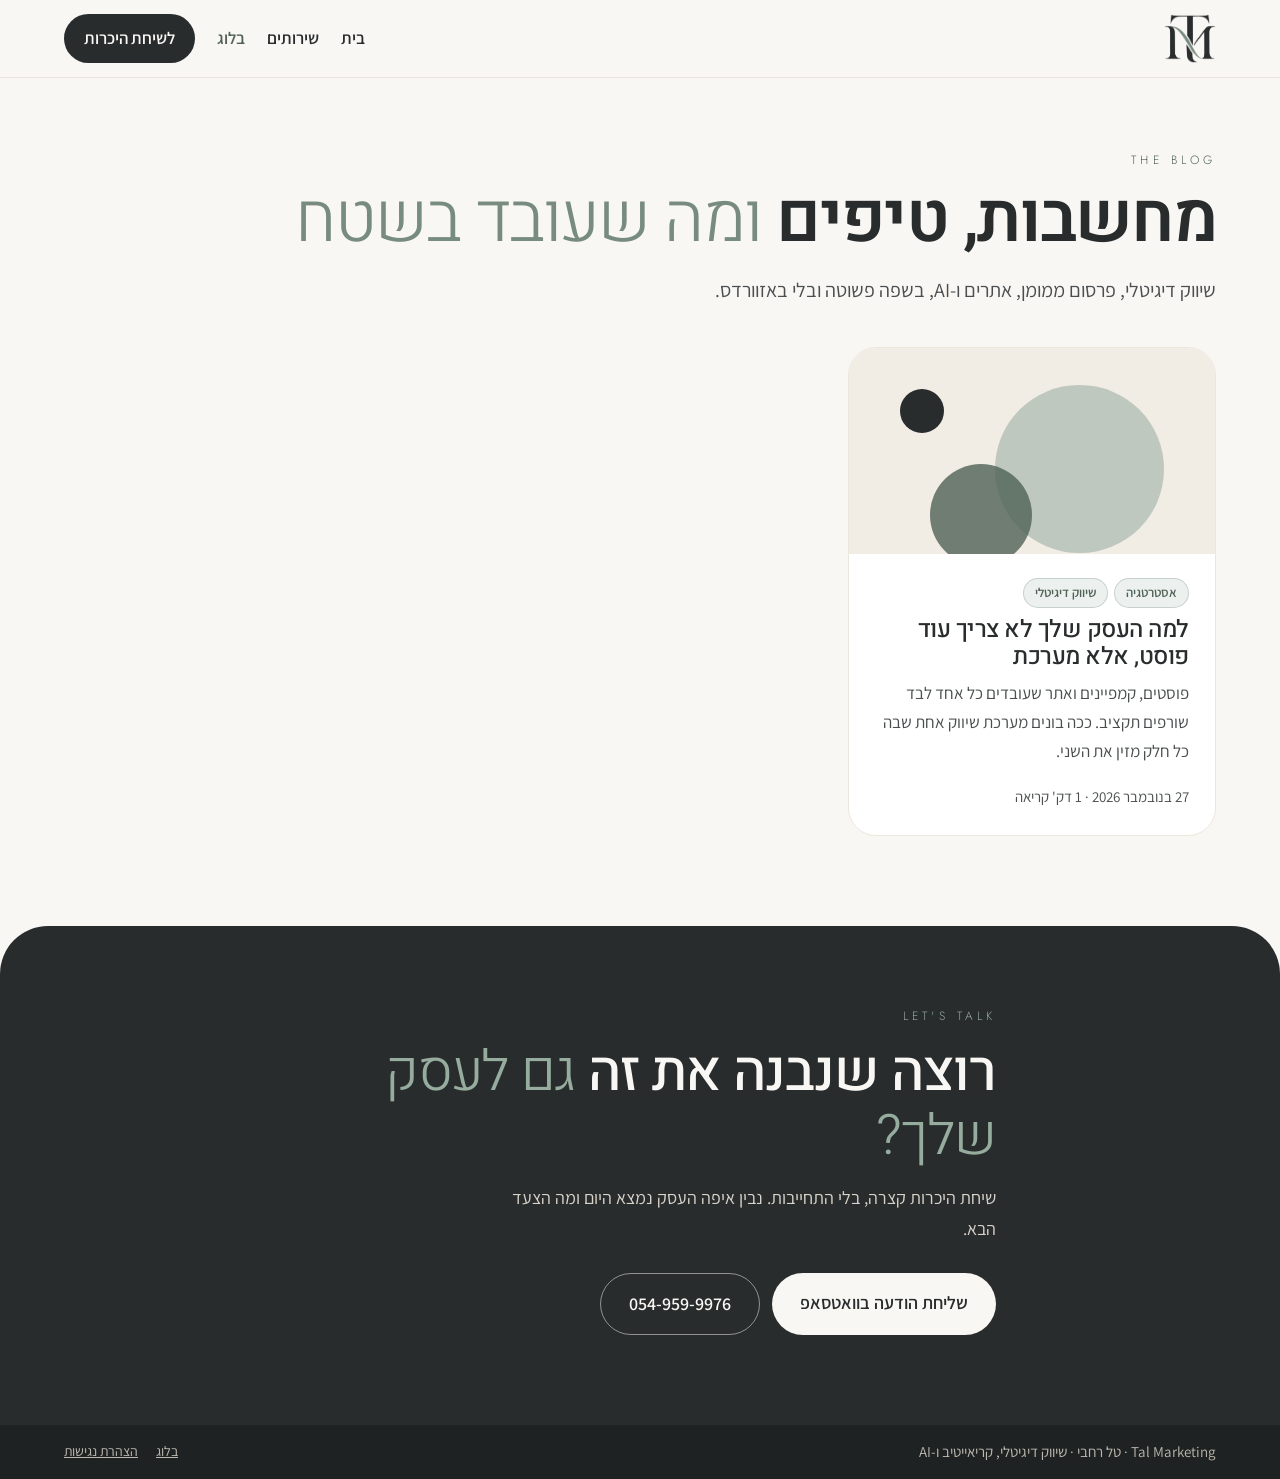
<file: blog/index.html>
<!doctype html>
<html lang="he" dir="rtl">
<head>
<meta charset="utf-8">
<meta name="viewport" content="width=device-width, initial-scale=1">
<title>בלוג | Tal Marketing – טל רחבי</title>
<meta name="description" content="מאמרים וטיפים על שיווק דיגיטלי, פרסום ממומן, אתרים, קריאייטיב ו-AI לעסקים – מטל רחבי.">
<link rel="canonical" href="https://talmarketing.co.il/blog">
<meta name="theme-color" content="#F9F7F3">
<meta property="og:type" content="website">
<meta property="og:locale" content="he_IL">
<meta property="og:title" content="בלוג | Tal Marketing – טל רחבי">
<meta property="og:description" content="מאמרים וטיפים על שיווק דיגיטלי, פרסום ממומן, אתרים, קריאייטיב ו-AI לעסקים – מטל רחבי.">
<meta property="og:url" content="https://talmarketing.co.il/blog">
<meta property="og:image" content="https://talmarketing.co.il/assets/og-image.png">
<meta name="twitter:card" content="summary_large_image">
<link rel="icon" type="image/png" href="/assets/logo.png">
<link rel="preconnect" href="https://fonts.googleapis.com">
<link rel="preconnect" href="https://fonts.gstatic.com" crossorigin>
<link href="https://fonts.googleapis.com/css2?family=Assistant:wght@400;600;700&amp;family=Heebo:wght@300;500;600&amp;family=Jost:wght@300&amp;display=swap" rel="stylesheet">
<link rel="stylesheet" href="/blog.css">
<script src="/analytics.js" async></script>
<link rel="alternate" type="application/rss+xml" title="בלוג Tal Marketing" href="/blog/rss.xml">
</head>
<body>
<a class="skip-link" href="#main">דילוג לתוכן הראשי</a>
<header class="b-header">
<div class="b-bar">
<a href="/" class="b-logo" aria-label="Tal Marketing – לעמוד הבית"><img src="/assets/logo.png" alt="" width="52"></a>
<nav aria-label="ניווט ראשי" class="b-nav">
<a href="/">בית</a>
<a href="/#services">שירותים</a>
<a href="/blog" aria-current="page">בלוג</a>
<a class="b-cta" href="https://wa.me/972549599976">לשיחת היכרות</a>
</nav>
</div>
</header>
<main id="main" tabindex="-1">
<section class="b-hero b-wrap-wide">
<span class="b-eyebrow" dir="ltr">THE BLOG</span>
<h1>מחשבות, טיפים <span>ומה שעובד בשטח</span></h1>
<p>שיווק דיגיטלי, פרסום ממומן, אתרים ו-AI, בשפה פשוטה ובלי באזוורדס.</p>
</section>
<section class="b-wrap-wide" aria-label="פוסטים">
<div class="b-grid"><article class="b-card">
<a href="/blog/system-not-another-post" class="b-card-link">
<div class="b-card-art" aria-hidden="true"><span></span><span></span><span></span></div>
<div class="b-card-body">
<div class="b-tags"><span>אסטרטגיה</span><span>שיווק דיגיטלי</span></div>
<h2>למה העסק שלך לא צריך עוד פוסט, אלא מערכת</h2>
<p>פוסטים, קמפיינים ואתר שעובדים כל אחד לבד שורפים תקציב. ככה בונים מערכת שיווק אחת שבה כל חלק מזין את השני.</p>
<span class="b-meta"><time datetime="2026-11-27">27 בנובמבר 2026</time> · 1 דק' קריאה</span>
</div>
</a>
</article></div>
</section>
<section class="b-contact" aria-labelledby="b-contact-h">
<div class="b-wrap">
<span class="b-eyebrow" dir="ltr">LET'S TALK</span>
<h2 id="b-contact-h">רוצה שנבנה את זה <span>גם לעסק שלך?</span></h2>
<p>שיחת היכרות קצרה, בלי התחייבות. נבין איפה העסק נמצא היום ומה הצעד הבא.</p>
<div class="b-actions">
<a class="b-btn" href="https://wa.me/972549599976">שליחת הודעה בוואטסאפ</a>
<a class="b-btn b-btn-ghost" href="tel:0549599976"><span dir="ltr">054-959-9976</span></a>
</div>
</div>
</section>
</main>
<footer class="b-footer">
<div class="b-bar">
<span><span dir="ltr">Tal Marketing</span> · טל רחבי · שיווק דיגיטלי, קריאייטיב ו-AI</span>
<span class="b-foot-links"><a href="/blog">בלוג</a><a href="/accessibility">הצהרת נגישות</a></span>
</div>
</footer>
</body>
</html>
</file>
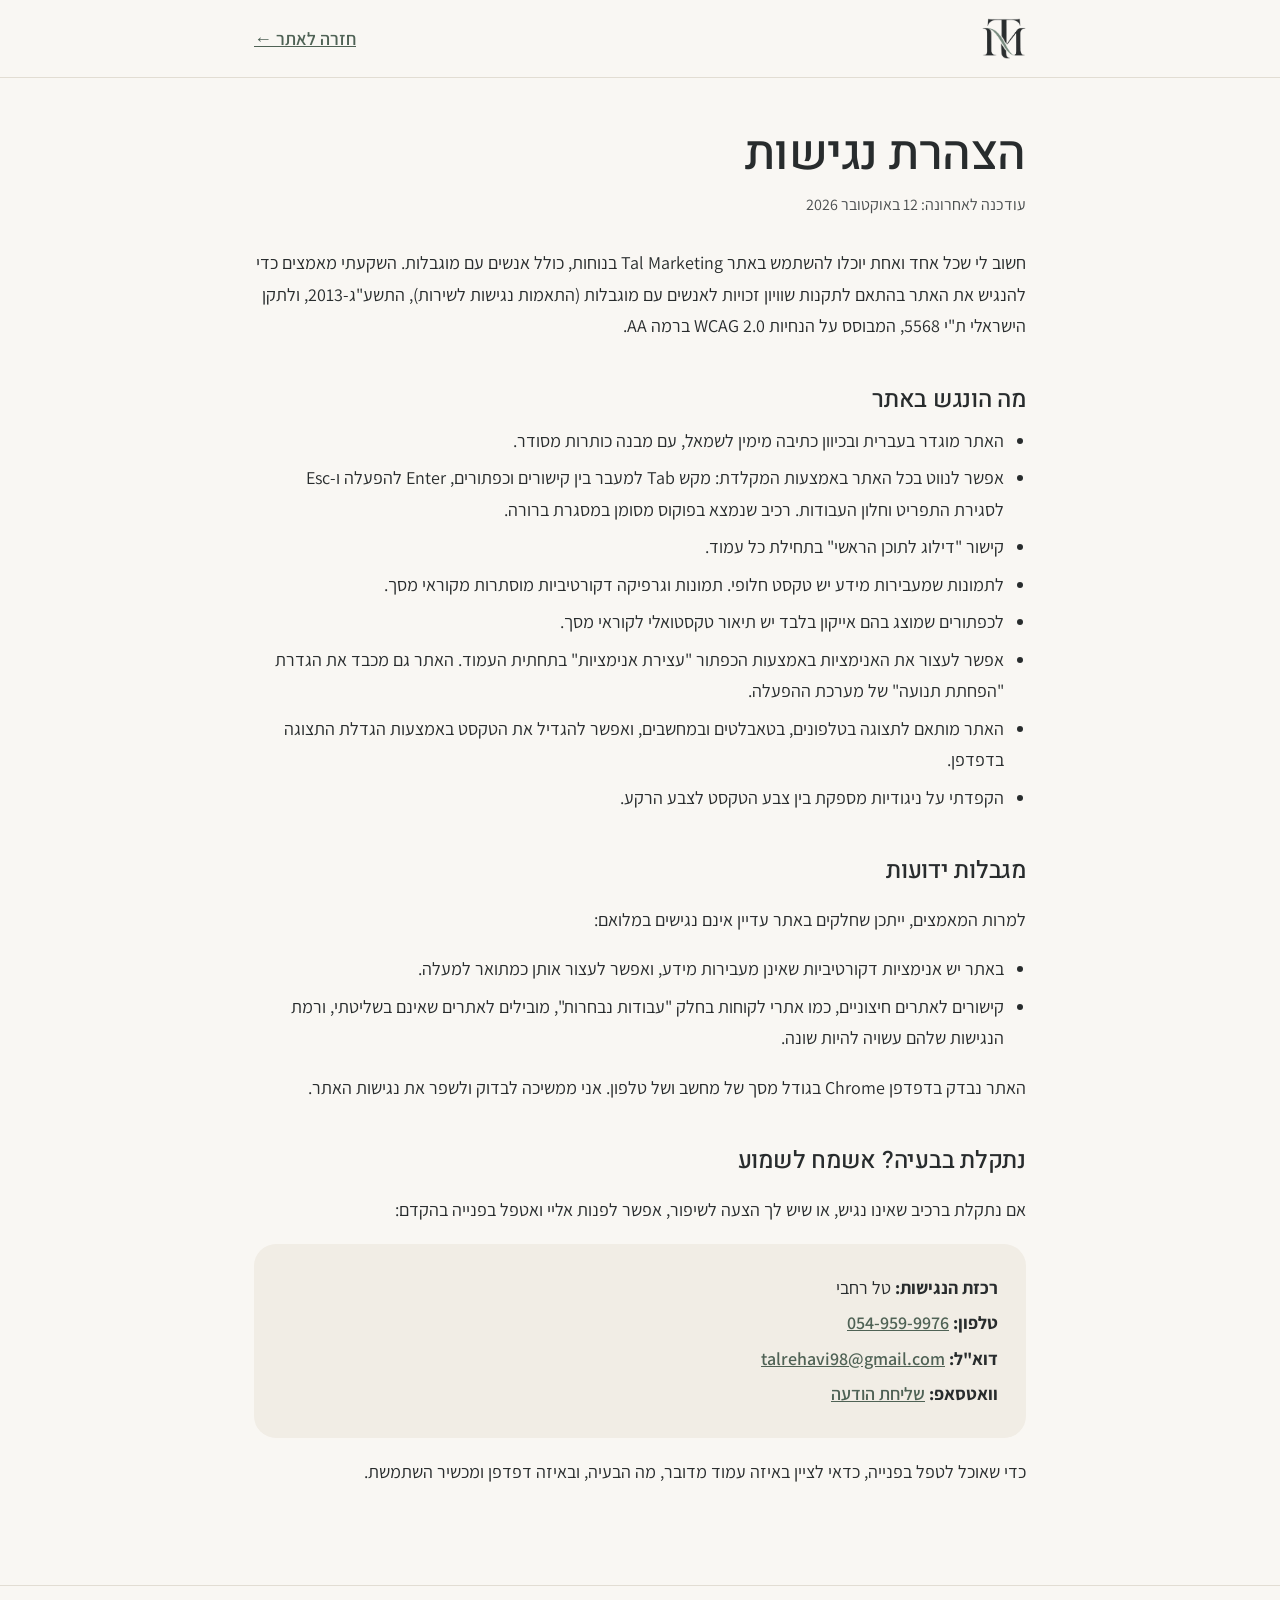
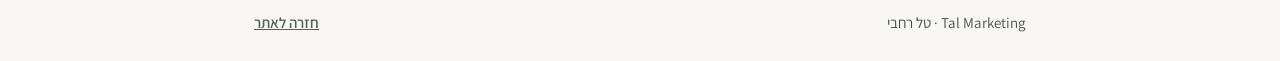
<file: accessibility.html>
<!doctype html>
<html lang="he" dir="rtl">
<head>
<meta charset="utf-8">
<meta name="viewport" content="width=device-width, initial-scale=1">
<title>הצהרת נגישות | Tal Marketing – טל רחבי</title>
<meta name="description" content="הצהרת הנגישות של אתר Tal Marketing – טל רחבי: התאמות שבוצעו, מגבלות ידועות ופרטי רכזת הנגישות.">
<link rel="canonical" href="https://talmarketing.co.il/accessibility">
<meta property="og:image" content="https://talmarketing.co.il/assets/og-image.png">
<script src="/analytics.js" async></script>
<meta name="theme-color" content="#F9F7F3">
<link rel="icon" type="image/png" href="assets/logo.png">
<link rel="preconnect" href="https://fonts.googleapis.com">
<link rel="preconnect" href="https://fonts.gstatic.com" crossorigin>
<link href="https://fonts.googleapis.com/css2?family=Assistant:wght@400;600&amp;family=Heebo:wght@500&amp;display=swap" rel="stylesheet">
<style>
:root{--ink:#282C2D;--muted:#4A4E4F;--sage:#4F6255;--line:#E2DDD3;--bg:#F9F7F3}
*{box-sizing:border-box}
body{margin:0;background:var(--bg);color:var(--ink);font-family:'Assistant',sans-serif;font-size:18px;line-height:1.75;-webkit-font-smoothing:antialiased}
a{color:var(--sage);font-weight:600}
a:hover{color:var(--ink)}
:focus-visible{outline:2px solid var(--sage);outline-offset:3px}
.skip-link{position:fixed;top:12px;right:12px;padding:12px 20px;border-radius:999px;background:var(--ink);color:var(--bg);text-decoration:none;transform:translateY(-200%);transition:transform .2s}
.skip-link:focus{transform:none;color:var(--bg)}
header{border-bottom:1px solid var(--line)}
.bar{max-width:820px;margin:0 auto;padding:18px 24px;display:flex;align-items:center;justify-content:space-between;gap:16px}
.bar img{display:block;width:44px;height:auto}
main{max-width:820px;margin:0 auto;padding:48px 24px 80px}
main:focus{outline:none}
h1,h2{font-family:'Heebo',sans-serif;font-weight:500;line-height:1.2;letter-spacing:-.01em}
h1{font-size:clamp(34px,5vw,48px);margin:0 0 8px}
h2{font-size:24px;margin:44px 0 10px}
.updated{color:var(--muted);font-size:16px;margin:0 0 28px}
ul{padding-inline-start:22px;margin:10px 0}
li{margin:6px 0}
.contact{background:#F1EDE5;border-radius:22px;padding:24px 28px;margin-top:14px}
.contact p{margin:4px 0}
footer{border-top:1px solid var(--line);color:var(--muted);font-size:15px}
footer .bar{padding:24px}
</style>
</head>
<body>
<a class="skip-link" href="#main">דילוג לתוכן הראשי</a>
<header>
<div class="bar">
<a href="/" aria-label="Tal Marketing – לעמוד הבית"><img src="assets/logo.png" alt="" width="44"></a>
<a href="/">חזרה לאתר ←</a>
</div>
</header>

<main id="main" tabindex="-1">
<h1>הצהרת נגישות</h1>
<p class="updated">עודכנה לאחרונה: 12 באוקטובר 2026</p>

<p>חשוב לי שכל אחד ואחת יוכלו להשתמש באתר Tal Marketing בנוחות, כולל אנשים עם מוגבלות. השקעתי מאמצים כדי להנגיש את האתר בהתאם לתקנות שוויון זכויות לאנשים עם מוגבלות (התאמות נגישות לשירות), התשע"ג-2013, ולתקן הישראלי ת"י 5568, המבוסס על הנחיות WCAG 2.0 ברמה AA.</p>

<h2>מה הונגש באתר</h2>
<ul>
<li>האתר מוגדר בעברית ובכיוון כתיבה מימין לשמאל, עם מבנה כותרות מסודר.</li>
<li>אפשר לנווט בכל האתר באמצעות המקלדת: מקש Tab למעבר בין קישורים וכפתורים, Enter להפעלה ו-Esc לסגירת התפריט וחלון העבודות. רכיב שנמצא בפוקוס מסומן במסגרת ברורה.</li>
<li>קישור "דילוג לתוכן הראשי" בתחילת כל עמוד.</li>
<li>לתמונות שמעבירות מידע יש טקסט חלופי. תמונות וגרפיקה דקורטיביות מוסתרות מקוראי מסך.</li>
<li>לכפתורים שמוצג בהם אייקון בלבד יש תיאור טקסטואלי לקוראי מסך.</li>
<li>אפשר לעצור את האנימציות באמצעות הכפתור "עצירת אנימציות" בתחתית העמוד. האתר גם מכבד את הגדרת "הפחתת תנועה" של מערכת ההפעלה.</li>
<li>האתר מותאם לתצוגה בטלפונים, בטאבלטים ובמחשבים, ואפשר להגדיל את הטקסט באמצעות הגדלת התצוגה בדפדפן.</li>
<li>הקפדתי על ניגודיות מספקת בין צבע הטקסט לצבע הרקע.</li>
</ul>

<h2>מגבלות ידועות</h2>
<p>למרות המאמצים, ייתכן שחלקים באתר עדיין אינם נגישים במלואם:</p>
<ul>
<li>באתר יש אנימציות דקורטיביות שאינן מעבירות מידע, ואפשר לעצור אותן כמתואר למעלה.</li>
<li>קישורים לאתרים חיצוניים, כמו אתרי לקוחות בחלק "עבודות נבחרות", מובילים לאתרים שאינם בשליטתי, ורמת הנגישות שלהם עשויה להיות שונה.</li>
</ul>
<p>האתר נבדק בדפדפן Chrome בגודל מסך של מחשב ושל טלפון. אני ממשיכה לבדוק ולשפר את נגישות האתר.</p>

<h2>נתקלת בבעיה? אשמח לשמוע</h2>
<p>אם נתקלת ברכיב שאינו נגיש, או שיש לך הצעה לשיפור, אפשר לפנות אליי ואטפל בפנייה בהקדם:</p>
<div class="contact">
<p><b>רכזת הנגישות:</b> טל רחבי</p>
<p><b>טלפון:</b> <a href="tel:0549599976" dir="ltr">054-959-9976</a></p>
<p><b>דוא"ל:</b> <a href="mailto:talrehavi98@gmail.com" dir="ltr">talrehavi98@gmail.com</a></p>
<p><b>וואטסאפ:</b> <a href="https://wa.me/972549599976">שליחת הודעה</a></p>
</div>
<p>כדי שאוכל לטפל בפנייה, כדאי לציין באיזה עמוד מדובר, מה הבעיה, ובאיזה דפדפן ומכשיר השתמשת.</p>
</main>

<footer>
<div class="bar">
<span><span dir="ltr">Tal Marketing</span> · טל רחבי</span>
<a href="/">חזרה לאתר</a>
</div>
</footer>
</body>
</html>
</file>
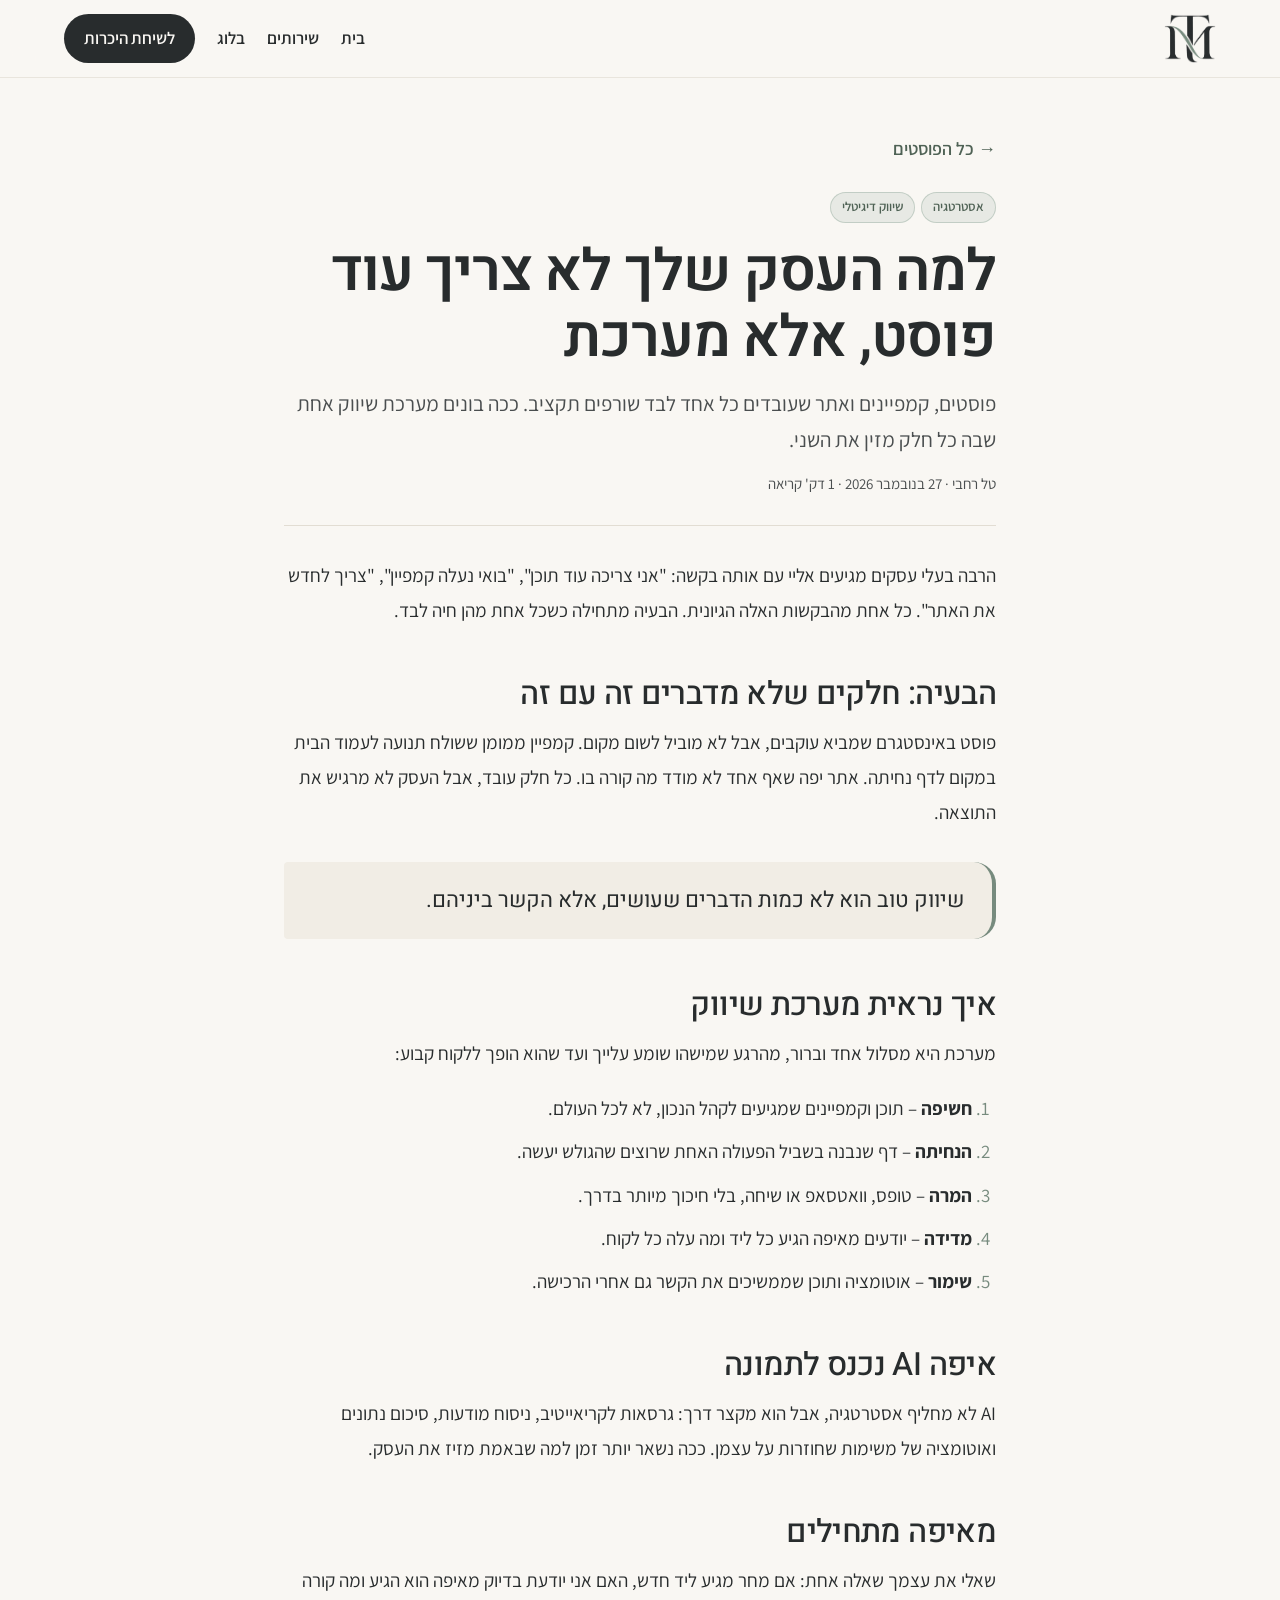
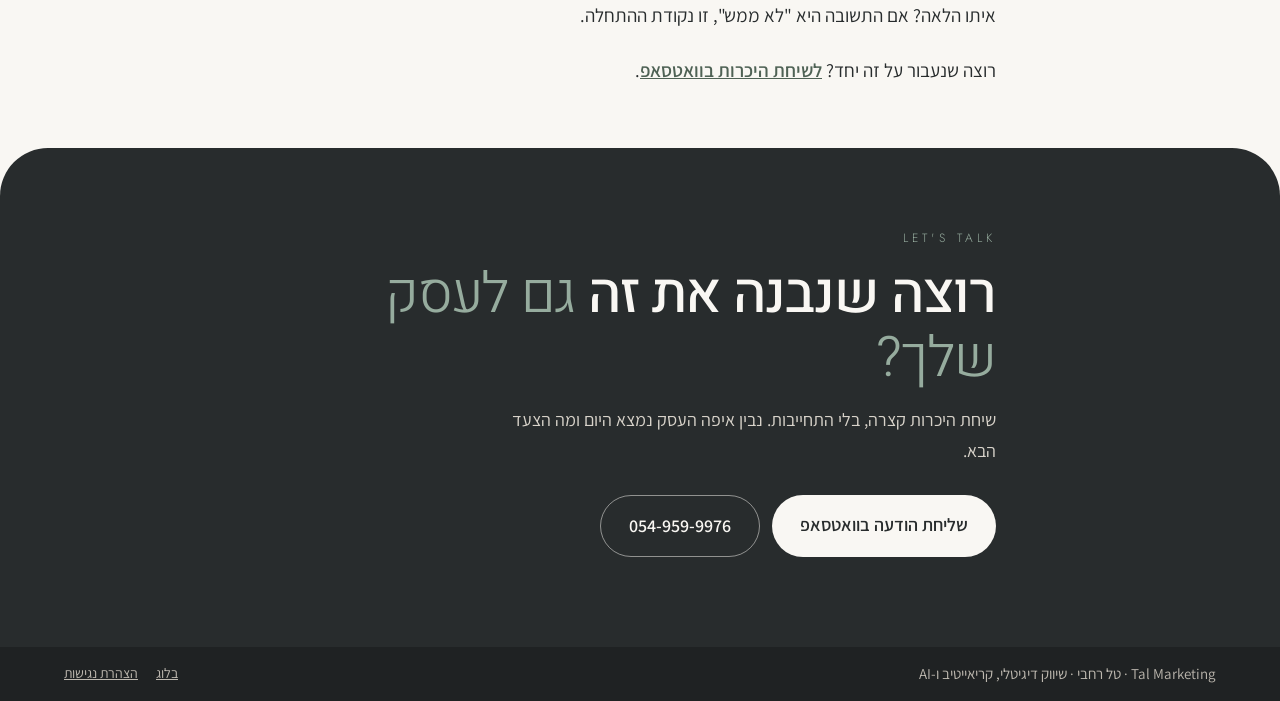
<file: blog/system-not-another-post.html>
<!doctype html>
<html lang="he" dir="rtl">
<head>
<meta charset="utf-8">
<meta name="viewport" content="width=device-width, initial-scale=1">
<title>למה העסק שלך לא צריך עוד פוסט, אלא מערכת | בלוג Tal Marketing</title>
<meta name="description" content="פוסטים, קמפיינים ואתר שעובדים כל אחד לבד שורפים תקציב. ככה בונים מערכת שיווק אחת שבה כל חלק מזין את השני.">
<link rel="canonical" href="https://talmarketing.co.il/blog/system-not-another-post">
<meta name="theme-color" content="#F9F7F3">
<meta property="og:type" content="article">
<meta property="og:locale" content="he_IL">
<meta property="og:title" content="למה העסק שלך לא צריך עוד פוסט, אלא מערכת | בלוג Tal Marketing">
<meta property="og:description" content="פוסטים, קמפיינים ואתר שעובדים כל אחד לבד שורפים תקציב. ככה בונים מערכת שיווק אחת שבה כל חלק מזין את השני.">
<meta property="og:url" content="https://talmarketing.co.il/blog/system-not-another-post">
<meta property="og:image" content="https://talmarketing.co.il/assets/og-image.png">
<meta name="twitter:card" content="summary_large_image">
<link rel="icon" type="image/png" href="/assets/logo.png">
<link rel="preconnect" href="https://fonts.googleapis.com">
<link rel="preconnect" href="https://fonts.gstatic.com" crossorigin>
<link href="https://fonts.googleapis.com/css2?family=Assistant:wght@400;600;700&amp;family=Heebo:wght@300;500;600&amp;family=Jost:wght@300&amp;display=swap" rel="stylesheet">
<link rel="stylesheet" href="/blog.css">
<script src="/analytics.js" async></script>
<link rel="alternate" type="application/rss+xml" title="בלוג Tal Marketing" href="/blog/rss.xml">
</head>
<body>
<a class="skip-link" href="#main">דילוג לתוכן הראשי</a>
<header class="b-header">
<div class="b-bar">
<a href="/" class="b-logo" aria-label="Tal Marketing – לעמוד הבית"><img src="/assets/logo.png" alt="" width="52"></a>
<nav aria-label="ניווט ראשי" class="b-nav">
<a href="/">בית</a>
<a href="/#services">שירותים</a>
<a href="/blog" aria-current="false">בלוג</a>
<a class="b-cta" href="https://wa.me/972549599976">לשיחת היכרות</a>
</nav>
</div>
</header>
<script type="application/ld+json">{"@context":"https://schema.org","@type":"BlogPosting","headline":"למה העסק שלך לא צריך עוד פוסט, אלא מערכת","description":"פוסטים, קמפיינים ואתר שעובדים כל אחד לבד שורפים תקציב. ככה בונים מערכת שיווק אחת שבה כל חלק מזין את השני.","datePublished":"2026-11-27","inLanguage":"he","mainEntityOfPage":"https://talmarketing.co.il/blog/system-not-another-post","author":{"@type":"Person","name":"טל רחבי","url":"https://talmarketing.co.il"}}</script>
<script type="application/ld+json">{"@context":"https://schema.org","@type":"BreadcrumbList","itemListElement":[{"@type":"ListItem","position":1,"name":"בית","item":"https://talmarketing.co.il"},{"@type":"ListItem","position":2,"name":"בלוג","item":"https://talmarketing.co.il/blog"},{"@type":"ListItem","position":3,"name":"למה העסק שלך לא צריך עוד פוסט, אלא מערכת","item":"https://talmarketing.co.il/blog/system-not-another-post"}]}</script>
<main id="main" tabindex="-1">
<article class="b-post">
<header class="b-post-head b-wrap">
<a class="b-back" href="/blog">→ כל הפוסטים</a>
<div class="b-tags"><span>אסטרטגיה</span><span>שיווק דיגיטלי</span></div>
<h1>למה העסק שלך לא צריך עוד פוסט, אלא מערכת</h1>
<p class="b-lead">פוסטים, קמפיינים ואתר שעובדים כל אחד לבד שורפים תקציב. ככה בונים מערכת שיווק אחת שבה כל חלק מזין את השני.</p>
<p class="b-meta">טל רחבי · <time datetime="2026-11-27">27 בנובמבר 2026</time> · 1 דק' קריאה</p>
</header>

<div class="b-prose b-wrap">
<p>הרבה בעלי עסקים מגיעים אליי עם אותה בקשה: &quot;אני צריכה עוד תוכן&quot;, &quot;בואי נעלה קמפיין&quot;, &quot;צריך לחדש את האתר&quot;. כל אחת מהבקשות האלה הגיונית. הבעיה מתחילה כשכל אחת מהן חיה לבד.</p>
<h2>הבעיה: חלקים שלא מדברים זה עם זה</h2>
<p>פוסט באינסטגרם שמביא עוקבים, אבל לא מוביל לשום מקום. קמפיין ממומן ששולח תנועה לעמוד הבית במקום לדף נחיתה. אתר יפה שאף אחד לא מודד מה קורה בו. כל חלק עובד, אבל העסק לא מרגיש את התוצאה.</p>
<blockquote><p>שיווק טוב הוא לא כמות הדברים שעושים, אלא הקשר ביניהם.</p></blockquote>
<h2>איך נראית מערכת שיווק</h2>
<p>מערכת היא מסלול אחד וברור, מהרגע שמישהו שומע עלייך ועד שהוא הופך ללקוח קבוע:</p>
<ol><li><strong>חשיפה</strong> – תוכן וקמפיינים שמגיעים לקהל הנכון, לא לכל העולם.</li><li><strong>הנחיתה</strong> – דף שנבנה בשביל הפעולה האחת שרוצים שהגולש יעשה.</li><li><strong>המרה</strong> – טופס, וואטסאפ או שיחה, בלי חיכוך מיותר בדרך.</li><li><strong>מדידה</strong> – יודעים מאיפה הגיע כל ליד ומה עלה כל לקוח.</li><li><strong>שימור</strong> – אוטומציה ותוכן שממשיכים את הקשר גם אחרי הרכישה.</li></ol>
<h2>איפה AI נכנס לתמונה</h2>
<p>AI לא מחליף אסטרטגיה, אבל הוא מקצר דרך: גרסאות לקריאייטיב, ניסוח מודעות, סיכום נתונים ואוטומציה של משימות שחוזרות על עצמן. ככה נשאר יותר זמן למה שבאמת מזיז את העסק.</p>
<h2>מאיפה מתחילים</h2>
<p>שאלי את עצמך שאלה אחת: אם מחר מגיע ליד חדש, האם אני יודעת בדיוק מאיפה הוא הגיע ומה קורה איתו הלאה? אם התשובה היא &quot;לא ממש&quot;, זו נקודת ההתחלה.</p>
<p>רוצה שנעבור על זה יחד? <a href="https://wa.me/972549599976" target="_blank" rel="noopener">לשיחת היכרות בוואטסאפ</a>.</p>
</div>
</article>

<section class="b-contact" aria-labelledby="b-contact-h">
<div class="b-wrap">
<span class="b-eyebrow" dir="ltr">LET'S TALK</span>
<h2 id="b-contact-h">רוצה שנבנה את זה <span>גם לעסק שלך?</span></h2>
<p>שיחת היכרות קצרה, בלי התחייבות. נבין איפה העסק נמצא היום ומה הצעד הבא.</p>
<div class="b-actions">
<a class="b-btn" href="https://wa.me/972549599976">שליחת הודעה בוואטסאפ</a>
<a class="b-btn b-btn-ghost" href="tel:0549599976"><span dir="ltr">054-959-9976</span></a>
</div>
</div>
</section>
</main>
<footer class="b-footer">
<div class="b-bar">
<span><span dir="ltr">Tal Marketing</span> · טל רחבי · שיווק דיגיטלי, קריאייטיב ו-AI</span>
<span class="b-foot-links"><a href="/blog">בלוג</a><a href="/accessibility">הצהרת נגישות</a></span>
</div>
</footer>
</body>
</html>
</file>
<file: blog.css>
/* Blog – same palette and type as the main site */
:root{--ink:#282C2D;--muted:#4A4E4F;--sage:#4F6255;--sage2:#778B7E;--sage3:#96AC9E;--line:#E2DDD3;--bg:#F9F7F3;--sand:#F1EDE5;--dark:#282C2D}
*{box-sizing:border-box}
html{scroll-behavior:smooth}
body{margin:0;background:var(--bg);color:var(--ink);font-family:'Assistant',sans-serif;font-size:18px;line-height:1.7;-webkit-font-smoothing:antialiased}
a{color:var(--ink);transition:color .3s,background-color .3s,border-color .3s,transform .3s,box-shadow .3s}
a:hover{color:var(--sage)}
:focus-visible{outline:2px solid var(--sage);outline-offset:3px}
main:focus{outline:none}
img{max-width:100%;height:auto}
.skip-link{position:fixed;top:12px;right:12px;z-index:100;padding:12px 20px;border-radius:999px;background:var(--ink);color:var(--bg);text-decoration:none;transform:translateY(-200%);transition:transform .2s}
.skip-link:focus{transform:none;color:var(--bg)}
h1,h2,h3,h4{font-family:'Heebo',sans-serif;font-weight:500;line-height:1.15;letter-spacing:-.02em}
h1 span,h2 span{font-weight:300;color:var(--sage2)}

.b-wrap{max-width:760px;margin:0 auto;padding:0 24px}
.b-wrap-wide{max-width:1200px;margin:0 auto;padding:0 24px}
.b-eyebrow{display:block;font-family:'Jost',sans-serif;font-weight:300;font-size:12px;letter-spacing:.34em;color:var(--sage);margin-bottom:14px;text-align:right}

/* Header */
.b-header{position:sticky;top:0;z-index:50;background:rgba(249,247,243,.82);backdrop-filter:blur(16px);-webkit-backdrop-filter:blur(16px);border-bottom:1px solid rgba(226,221,211,.7)}
.b-bar{max-width:1200px;margin:0 auto;padding:14px 24px;display:flex;align-items:center;justify-content:space-between;gap:16px;flex-wrap:wrap}
.b-logo img{display:block;width:52px;height:auto}
.b-nav{display:flex;align-items:center;gap:6px 22px;flex-wrap:wrap;font-size:17px}
.b-nav a{text-decoration:none;font-weight:600}
.b-nav a[aria-current="page"]{color:var(--sage)}
.b-cta{background:var(--ink);color:var(--bg) !important;padding:10px 20px;border-radius:999px}
.b-cta:hover{background:var(--sage);transform:translateY(-2px)}

/* Index hero */
.b-hero{padding-top:72px;padding-bottom:40px}
.b-hero h1{font-size:clamp(40px,5.4vw,72px);margin:0 0 16px;font-weight:600;letter-spacing:-.025em;line-height:1.05}
.b-hero p{margin:0;max-width:560px;color:var(--muted);font-size:20px}

/* Cards */
.b-grid{display:grid;grid-template-columns:repeat(auto-fill,minmax(320px,1fr));gap:24px;padding-bottom:90px}
.b-card{background:#fff;border:1px solid #ECE7DD;border-radius:28px;overflow:hidden;transition:transform .5s cubic-bezier(.2,.7,.2,1),box-shadow .5s}
.b-card:hover{transform:translateY(-6px);box-shadow:0 40px 70px -40px rgba(40,44,45,.5)}
.b-card-link{display:flex;flex-direction:column;height:100%;text-decoration:none;color:inherit}
.b-card-link:hover{color:inherit}
.b-card-img{display:block;width:100%;aspect-ratio:16/9;object-fit:cover}
.b-card-art{position:relative;aspect-ratio:16/9;background:var(--sand);overflow:hidden}
.b-card-art span{position:absolute;border-radius:50%}
.b-card-art span:nth-child(1){width:46%;aspect-ratio:1;background:var(--sage3);opacity:.55;top:18%;right:14%}
.b-card-art span:nth-child(2){width:28%;aspect-ratio:1;background:var(--sage);opacity:.8;bottom:-6%;left:22%}
.b-card-art span:nth-child(3){width:12%;aspect-ratio:1;background:var(--ink);top:20%;left:14%}
.b-card:nth-child(3n+2) .b-card-art{background:#E7EDE8}
.b-card:nth-child(3n+3) .b-card-art{background:var(--dark)}
.b-card:nth-child(3n+3) .b-card-art span:nth-child(3){background:var(--bg)}
.b-card-body{padding:24px 26px 26px;display:flex;flex-direction:column;gap:8px;flex:1}
.b-card-body h2{font-size:24px;margin:0}
.b-card-body p{margin:0;color:var(--muted);font-size:17px}
.b-card-body .b-meta{margin-top:auto;padding-top:10px}
.b-tags{display:flex;flex-wrap:wrap;gap:6px}
.b-tags span{font-size:13px;font-weight:600;padding:3px 11px;border-radius:999px;background:rgba(150,172,158,.18);color:var(--sage);border:1px solid rgba(150,172,158,.45)}
.b-meta{color:var(--muted);font-size:15px}
.b-empty{padding:40px 0 100px;color:var(--muted)}

/* Post */
.b-post{padding:56px 0 40px}
.b-back{display:inline-block;margin-bottom:28px;text-decoration:none;font-weight:600;color:var(--sage)}
.b-post-head h1{font-size:clamp(36px,5vw,58px);margin:16px 0 14px;font-weight:600}
.b-lead{font-size:21px;color:var(--muted);margin:0 0 14px}
.b-post-head .b-meta{padding-bottom:28px;border-bottom:1px solid var(--line);margin:0}
.b-cover{display:block;max-width:1000px;width:calc(100% - 48px);margin:36px auto 0;border-radius:28px}
.b-prose{padding-top:32px;font-size:19px;line-height:1.85}
.b-prose h2{font-size:clamp(26px,3vw,32px);margin:48px 0 12px}
.b-prose h3{font-size:23px;margin:36px 0 8px}
.b-prose p{margin:0 0 20px}
.b-prose a{color:var(--sage);font-weight:600}
.b-prose ul,.b-prose ol{padding-inline-start:24px;margin:0 0 22px}
.b-prose li{margin:8px 0}
.b-prose li::marker{color:var(--sage2)}
.b-prose blockquote{margin:32px 0;padding:22px 28px;background:var(--sand);border-right:4px solid var(--sage2);border-radius:4px 22px 22px 4px;font-family:'Heebo',sans-serif;font-size:22px;line-height:1.5}
.b-prose blockquote p{margin:0}
.b-prose img{display:block;border-radius:20px;margin:28px 0}
.b-prose hr{border:0;border-top:1px solid var(--line);margin:40px 0}
.b-prose code{background:var(--sand);padding:2px 7px;border-radius:6px;font-size:.9em}
.b-more{padding-top:30px}
.b-more>h2{font-size:30px;margin:0 0 24px}

/* Contact band */
.b-contact{background:var(--dark);color:var(--bg);border-radius:48px 48px 0 0;padding:80px 0 90px}
.b-contact .b-eyebrow{color:var(--sage3)}
.b-contact h2{font-size:clamp(34px,4.4vw,56px);margin:0 0 14px}
.b-contact h2 span{color:var(--sage3)}
.b-contact p{color:#D8D3CA;margin:0 0 28px;max-width:520px}
.b-actions{display:flex;flex-wrap:wrap;gap:12px}
.b-btn{text-decoration:none;background:var(--bg);color:var(--ink);padding:15px 28px;border-radius:999px;font-weight:600}
.b-btn:hover{background:var(--sage);color:var(--bg);transform:translateY(-2px)}
.b-btn-ghost{background:transparent;color:var(--bg);border:1px solid rgba(249,247,243,.5)}
.b-btn-ghost:hover{background:rgba(249,247,243,.1);color:var(--bg)}

.b-footer{background:#1F2223;color:#BDB8AF;font-size:15px}
.b-footer a{color:#BDB8AF;font-size:14px}
.b-foot-links{display:flex;gap:18px}

@media (max-width:640px){
  body{font-size:17px}
  .b-nav{gap:4px 14px;font-size:16px}
  .b-nav a:nth-child(2){display:none}
  .b-cta{padding:9px 16px}
  .b-grid{grid-template-columns:1fr}
  .b-hero{padding-top:48px}
  .b-prose{font-size:18px}
  .b-contact{border-radius:28px 28px 0 0;padding:60px 0 70px}
}
@media (prefers-reduced-motion:reduce){*{transition:none !important;scroll-behavior:auto !important}}
</file>
